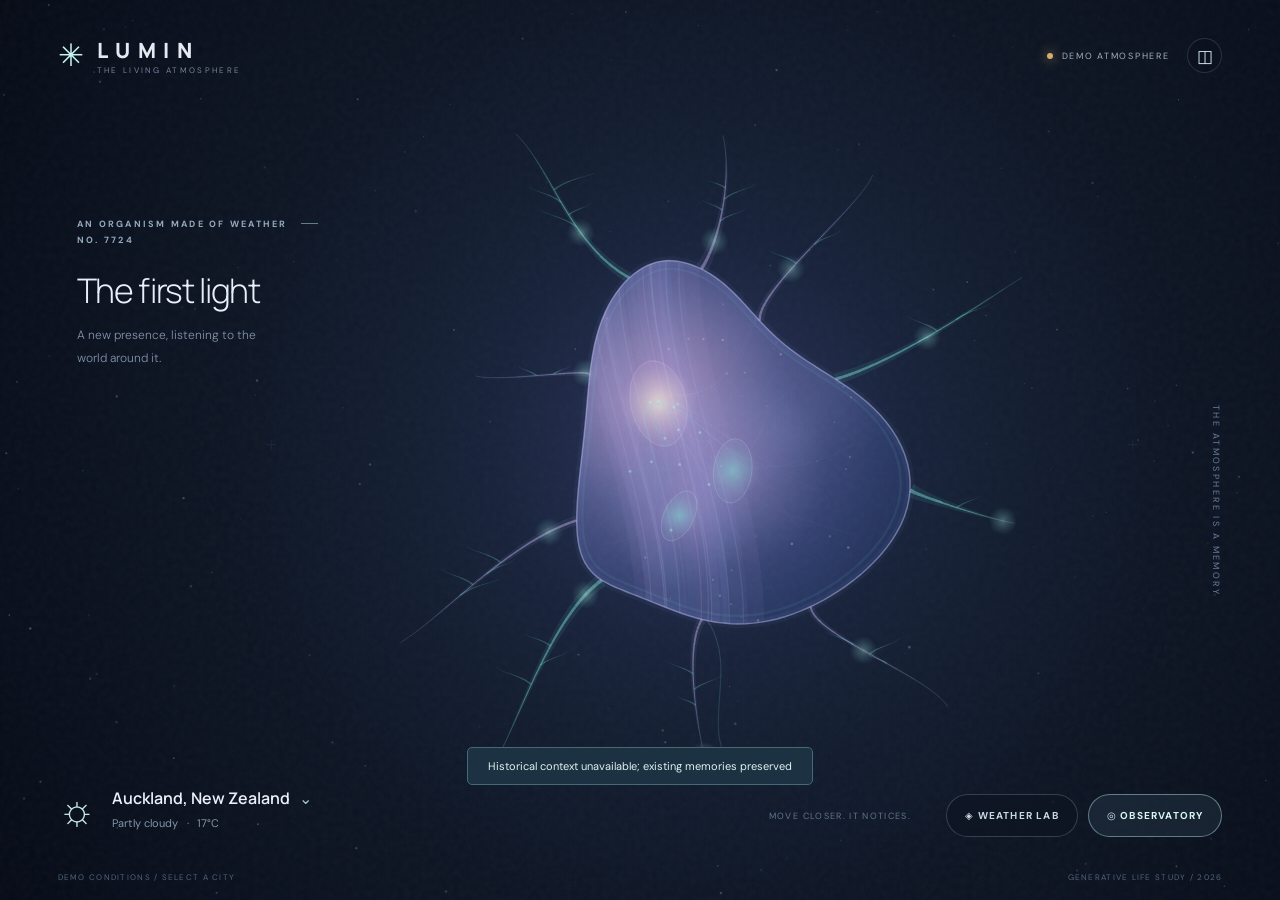
<file: index.html>
<!doctype html><html lang="en"><head><meta charset="utf-8"><meta name="viewport" content="width=device-width,initial-scale=1,viewport-fit=cover"><meta name="theme-color" content="#050712"><meta name="description" content="LUMIN — a luminous lifeform shaped by the weather outside."><title>LUMIN — a living atmosphere</title><link rel="icon" href="data:image/svg+xml,%3Csvg xmlns='http://www.w3.org/2000/svg' viewBox='0 0 100 100'%3E%3Ccircle cx='50' cy='50' r='37' fill='%23090919'/%3E%3Cpath d='M50 10Q90 50 50 90Q10 50 50 10Z' fill='none' stroke='%2389dce9' stroke-width='4'/%3E%3Ccircle cx='50' cy='50' r='10' fill='%23ffe3ac'/%3E%3C/svg%3E"><link rel="preconnect" href="https://api.open-meteo.com"><link rel="preconnect" href="https://geocoding-api.open-meteo.com"><link rel="stylesheet" href="./src/style.css"></head><body><div id="app"><canvas id="world" aria-label="An animated luminous organism responsive to the weather" role="img"></canvas><div class="grain" aria-hidden="true"></div><header class="top"><div class="brand"><span class="brand-mark">✳</span><div><strong>LUMIN</strong><small>THE LIVING ATMOSPHERE</small></div></div><div class="top-right"><span id="sourceBadge" class="source-badge"><i></i> INITIALISING</span><button id="toggleUi" class="icon-button" aria-label="Hide interface" title="Hide interface">◫</button></div></header><main><div class="hero-label"><div class="eyebrow">AN ORGANISM MADE OF WEATHER <span class="hairline"></span> NO. <span id="organismNumber">0000</span></div><h1 id="organismName">The first light</h1><p id="organismStory">An unfamiliar presence, taking shape in the atmosphere.</p></div><div class="side-label" id="sideLabel">THE ATMOSPHERE IS A MEMORY</div><div class="bottom"><div class="weather-summary"><div class="weather-icon" id="weatherGlyph">☼</div><div><button id="locationBtn" class="location-button"><span id="locationName">Auckland, New Zealand</span> <span>⌄</span></button><div class="weather-detail"><span id="conditions">Connecting to the atmosphere…</span><span class="dot">·</span><span id="temperature">—°</span></div></div></div><div class="actions"><span class="hint" id="hint">MOVE CLOSER. IT NOTICES.</span><button id="labBtn" class="pill">◈ <span>WEATHER LAB</span></button><button id="observatoryBtn" class="pill primary">◎ <span>OBSERVATORY</span></button></div></div></main><div id="panels" class="panels" aria-live="polite"><section id="locationPanel" class="panel hidden" aria-label="Choose location"><div class="panel-heading"><div><div class="eyebrow">WORLD COORDINATES</div><h2>Find an atmosphere</h2></div><button class="close-panel" data-close aria-label="Close">×</button></div><label for="locationSearch">Search for a city</label><div class="search-line"><input id="locationSearch" placeholder="Try Reykjavík, Tokyo, Wellington…" autocomplete="off"><button id="searchBtn" class="small-button">SEARCH</button></div><div id="locationResults" class="location-results"></div><p class="micro">Location is chosen manually. No location permissions requested.</p></section><section id="observatoryPanel" class="panel large hidden" aria-label="Observatory"><div class="panel-heading"><div><div class="eyebrow">FIELD NOTES / <span id="observerId">0000</span></div><h2>The observatory</h2></div><button class="close-panel" data-close aria-label="Close">×</button></div><div class="tabs"><button data-tab="states" class="selected">INTERNAL STATES</button><button data-tab="memory">ENVIRONMENTAL MEMORY</button><button data-tab="about">ABOUT THIS LIFE</button></div><div id="stateTab"><p class="panel-intro" id="stateNarrative">Reading the organism.</p><div class="metrics" id="metrics"></div><div class="weather-data" id="weatherData"></div></div><div id="memoryTab" class="hidden"><p class="panel-intro">What remains after the weather passes. An acquired shape evolves over days, not seconds.</p><div class="memory-stats" id="memoryStats"></div><div class="history-title">ENVIRONMENTAL HISTORY <span id="historyCaption"></span></div><div id="historyChart" class="history-chart"></div><div id="historyEntries" class="history-entries"></div></div><div id="aboutTab" class="hidden"><p class="panel-intro">An individual life seeded once and reshaped by environmental exposure. Every filament reacts to the same internal state, yet follows its own path.</p><div id="identityInfo" class="about-details"></div><div class="section-label">RENDER QUALITY</div><div class="quality-actions" id="qualityActions"><button data-quality="eco">ECO</button><button data-quality="balanced" class="selected">BALANCED</button><button data-quality="ultra">ULTRA</button></div><p class="micro">Quality automatically drops to Eco on sustained low frame rate. Respect system reduced-motion preference.</p><div class="section-label">YOUR DATA</div><div class="utility-actions"><button id="exportBtn" class="small-button">↓ EXPORT</button><button id="importBtn" class="small-button">↑ IMPORT</button><input type="file" id="importFile" accept="application/json,.json" hidden><button id="resetBtn" class="small-button warn">RESET</button></div><p class="micro">Everything is stored on this device. Weather requests go directly to Open-Meteo. No account or tracking.</p></div><p id="updatedAt" class="update-line"></p></section><section id="labPanel" class="panel large hidden" aria-label="Weather laboratory"><div class="panel-heading"><div><div class="eyebrow">SANDBOX / ISOLATED SIMULATION</div><h2>Weather laboratory</h2></div><button class="close-panel" data-close aria-label="Close">×</button></div><p class="panel-intro">Bend the weather. Observe its response. Your real organism's memories are kept untouched.</p><div class="lab-status">◈ <span>EXPERIMENTAL ATMOSPHERE</span><button id="restoreWeather" class="small-button">↶ LIVE WEATHER</button></div><div id="labControls" class="sliders"></div><div class="lab-presets"><button data-preset="storm">STORMFRONT</button><button data-preset="frost">DEEP FREEZE</button><button data-preset="desert">GOLDEN HOUR</button><button data-preset="calm">STILLNESS</button></div><p class="micro">Laboratory conditions do not write into environmental history.</p></section></div><div class="footer-note"><span id="modeLine">ESTABLISHING CONNECTION</span><span>GENERATIVE LIFE STUDY / 2026</span></div><div id="toast" class="toast" role="status" aria-live="polite"></div><div id="confirm" class="modal hidden" role="dialog" aria-modal="true" aria-labelledby="confirmTitle"><div class="modal-inner"><div class="eyebrow">IRREVERSIBLE ACTION</div><h2 id="confirmTitle">Begin a new life?</h2><p>This deletes the organism's local memory and identity. You can export it first.</p><div class="modal-actions"><button id="cancelReset" class="small-button">KEEP THIS LIFE</button><button id="confirmReset" class="small-button warn">RESET ORGANISM</button></div></div></div></div><script type="module" src="./src/main.js"></script></body></html>
</file>
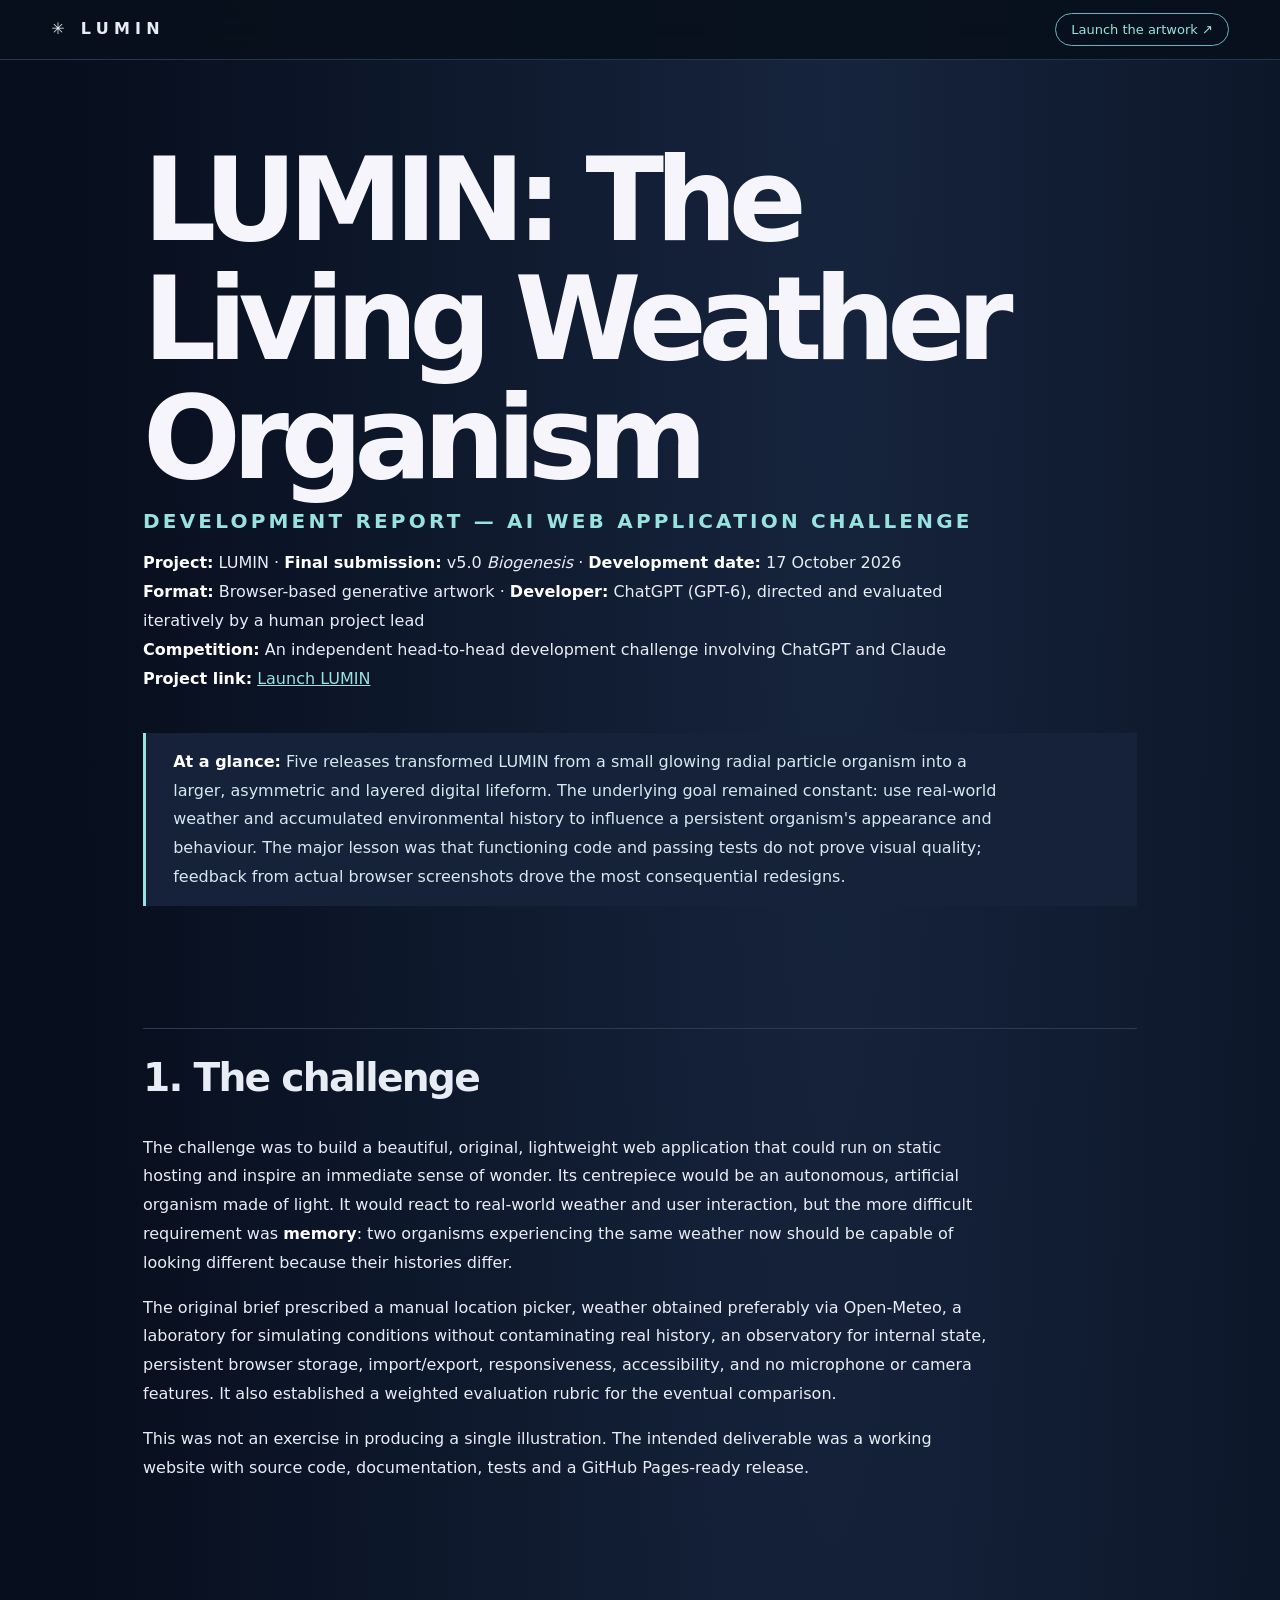
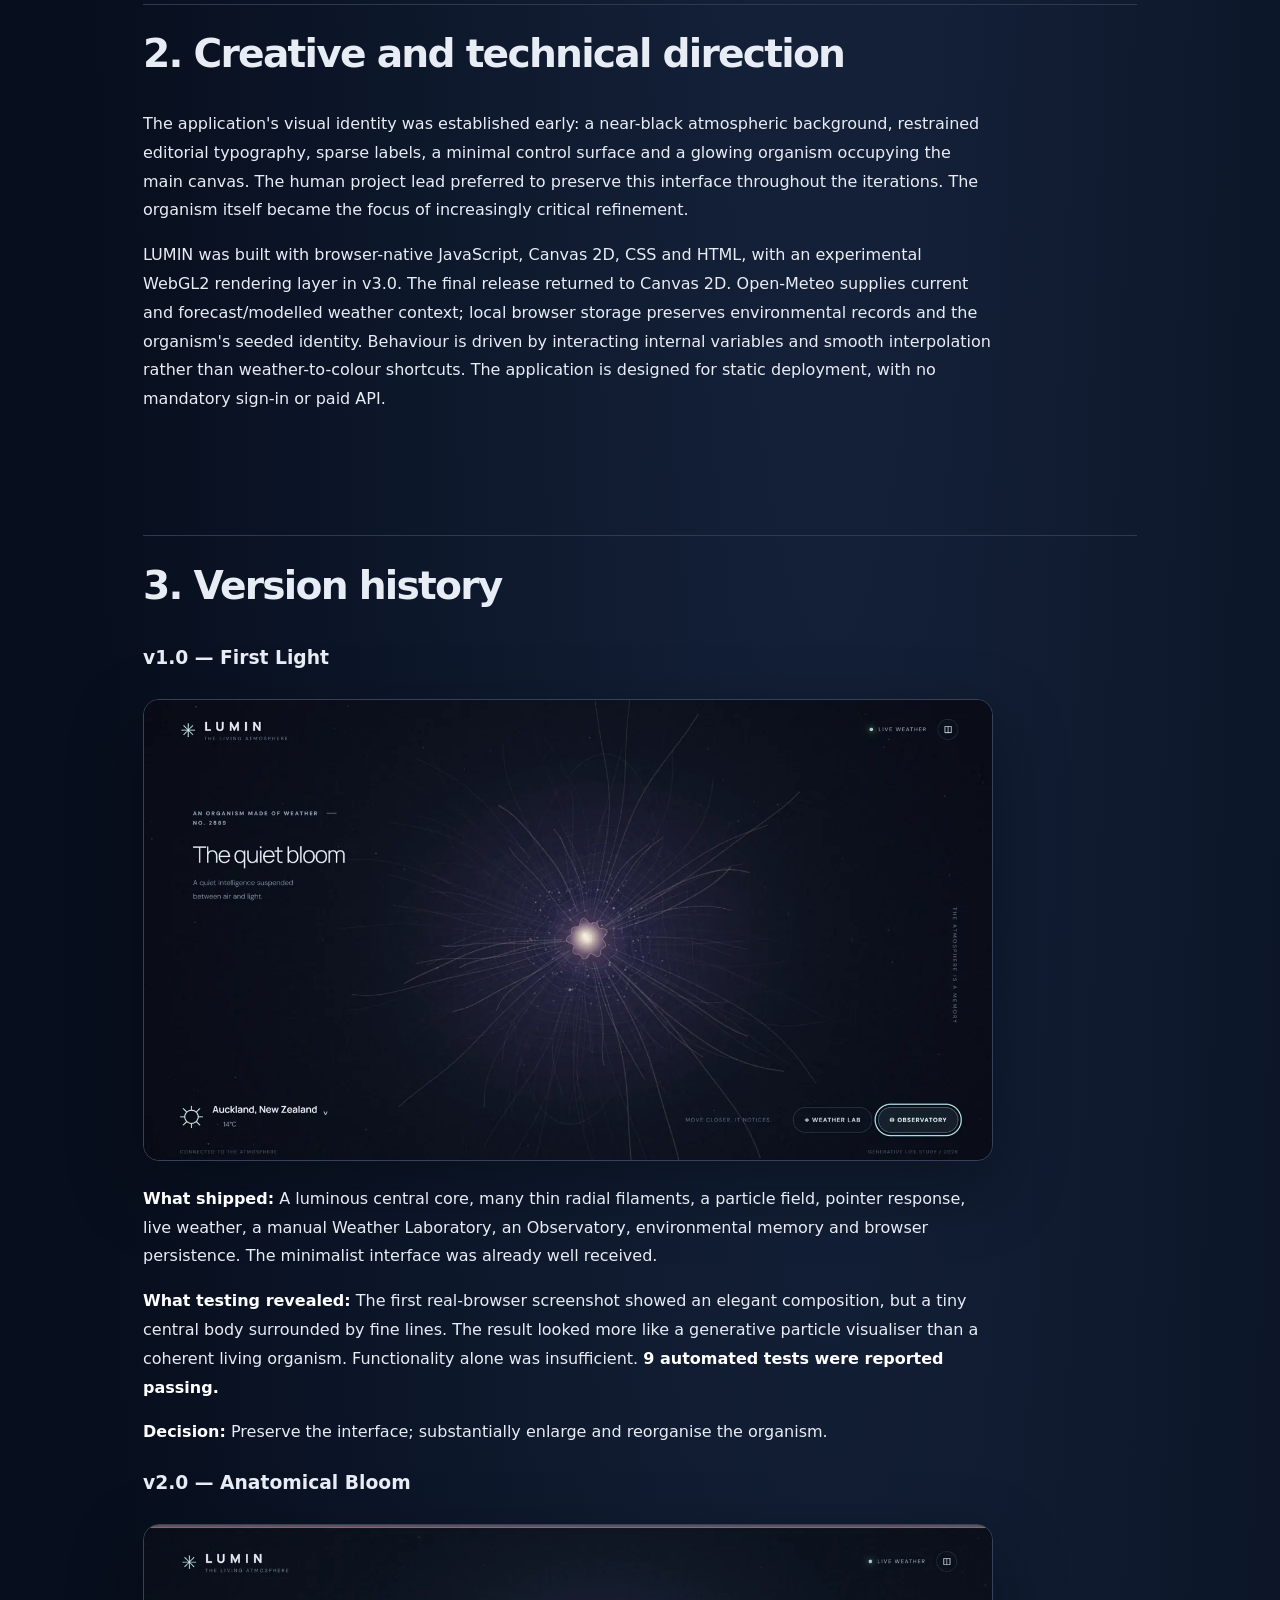
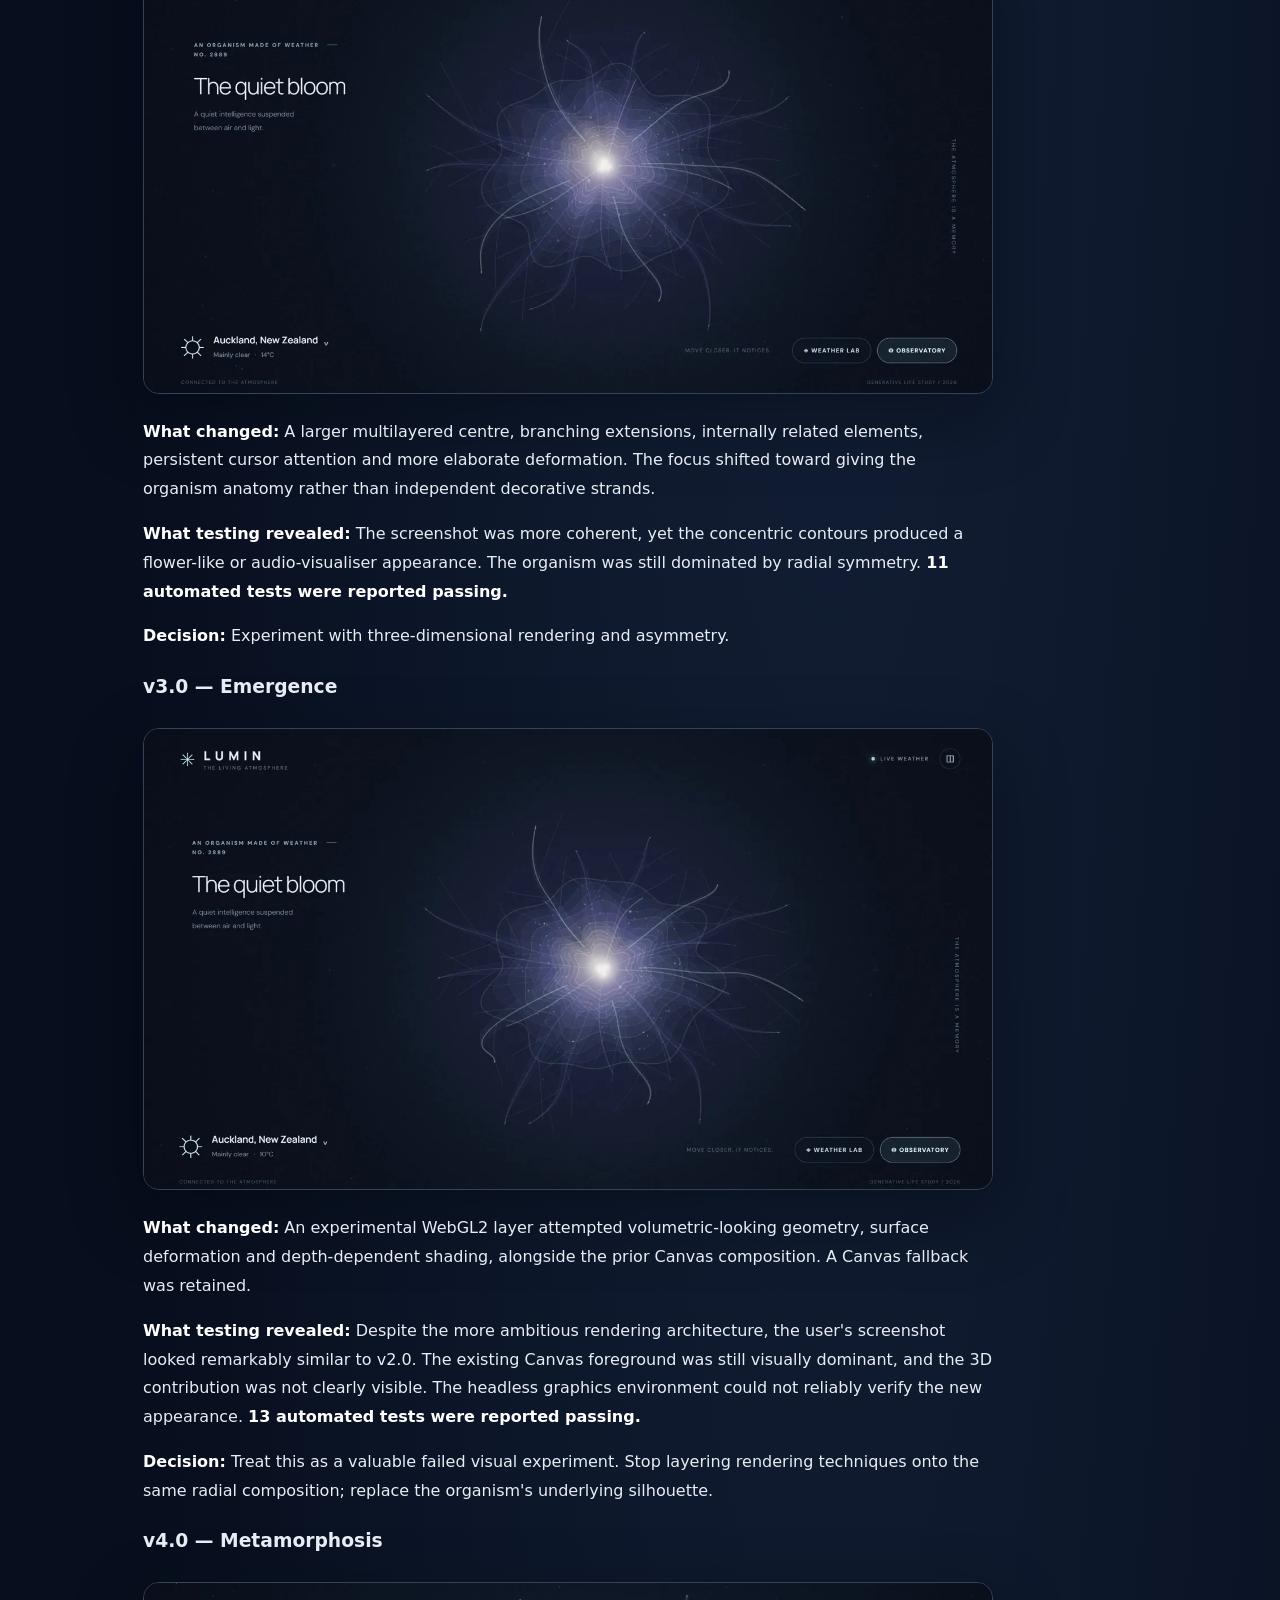
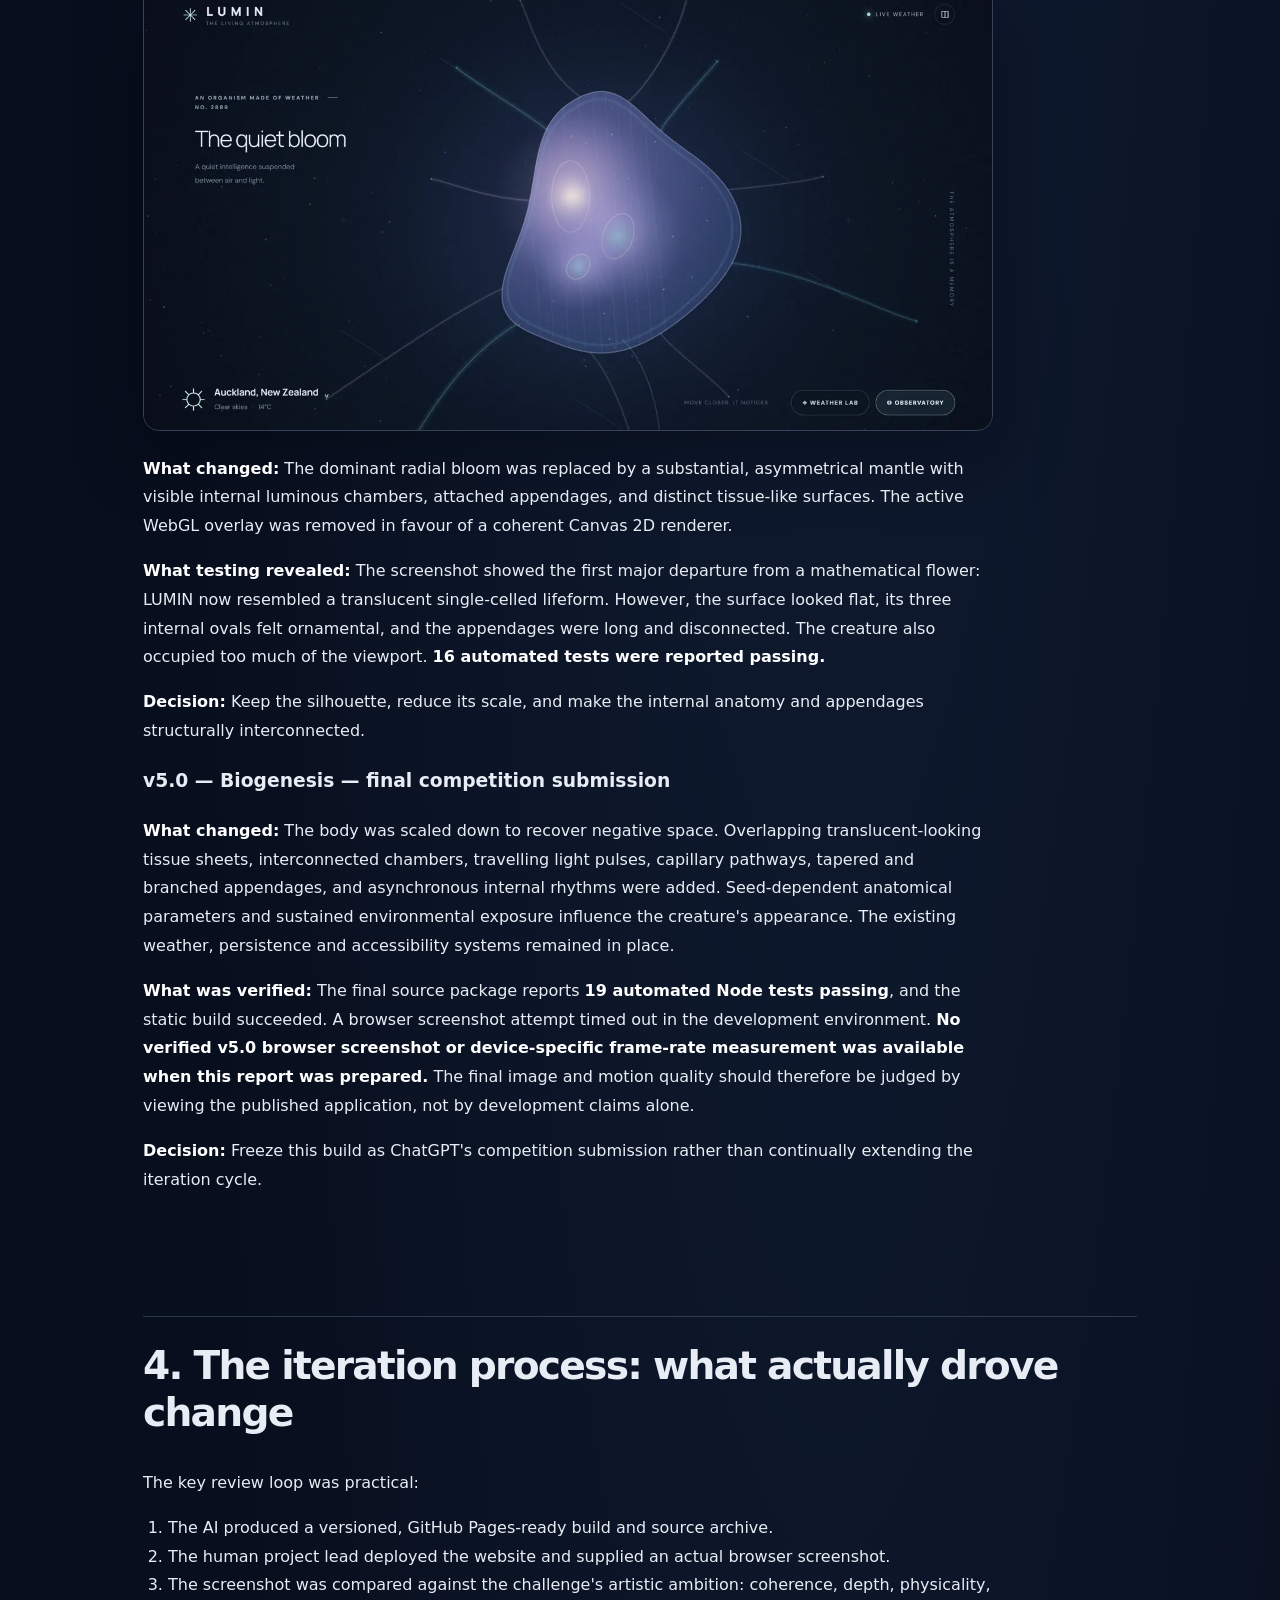
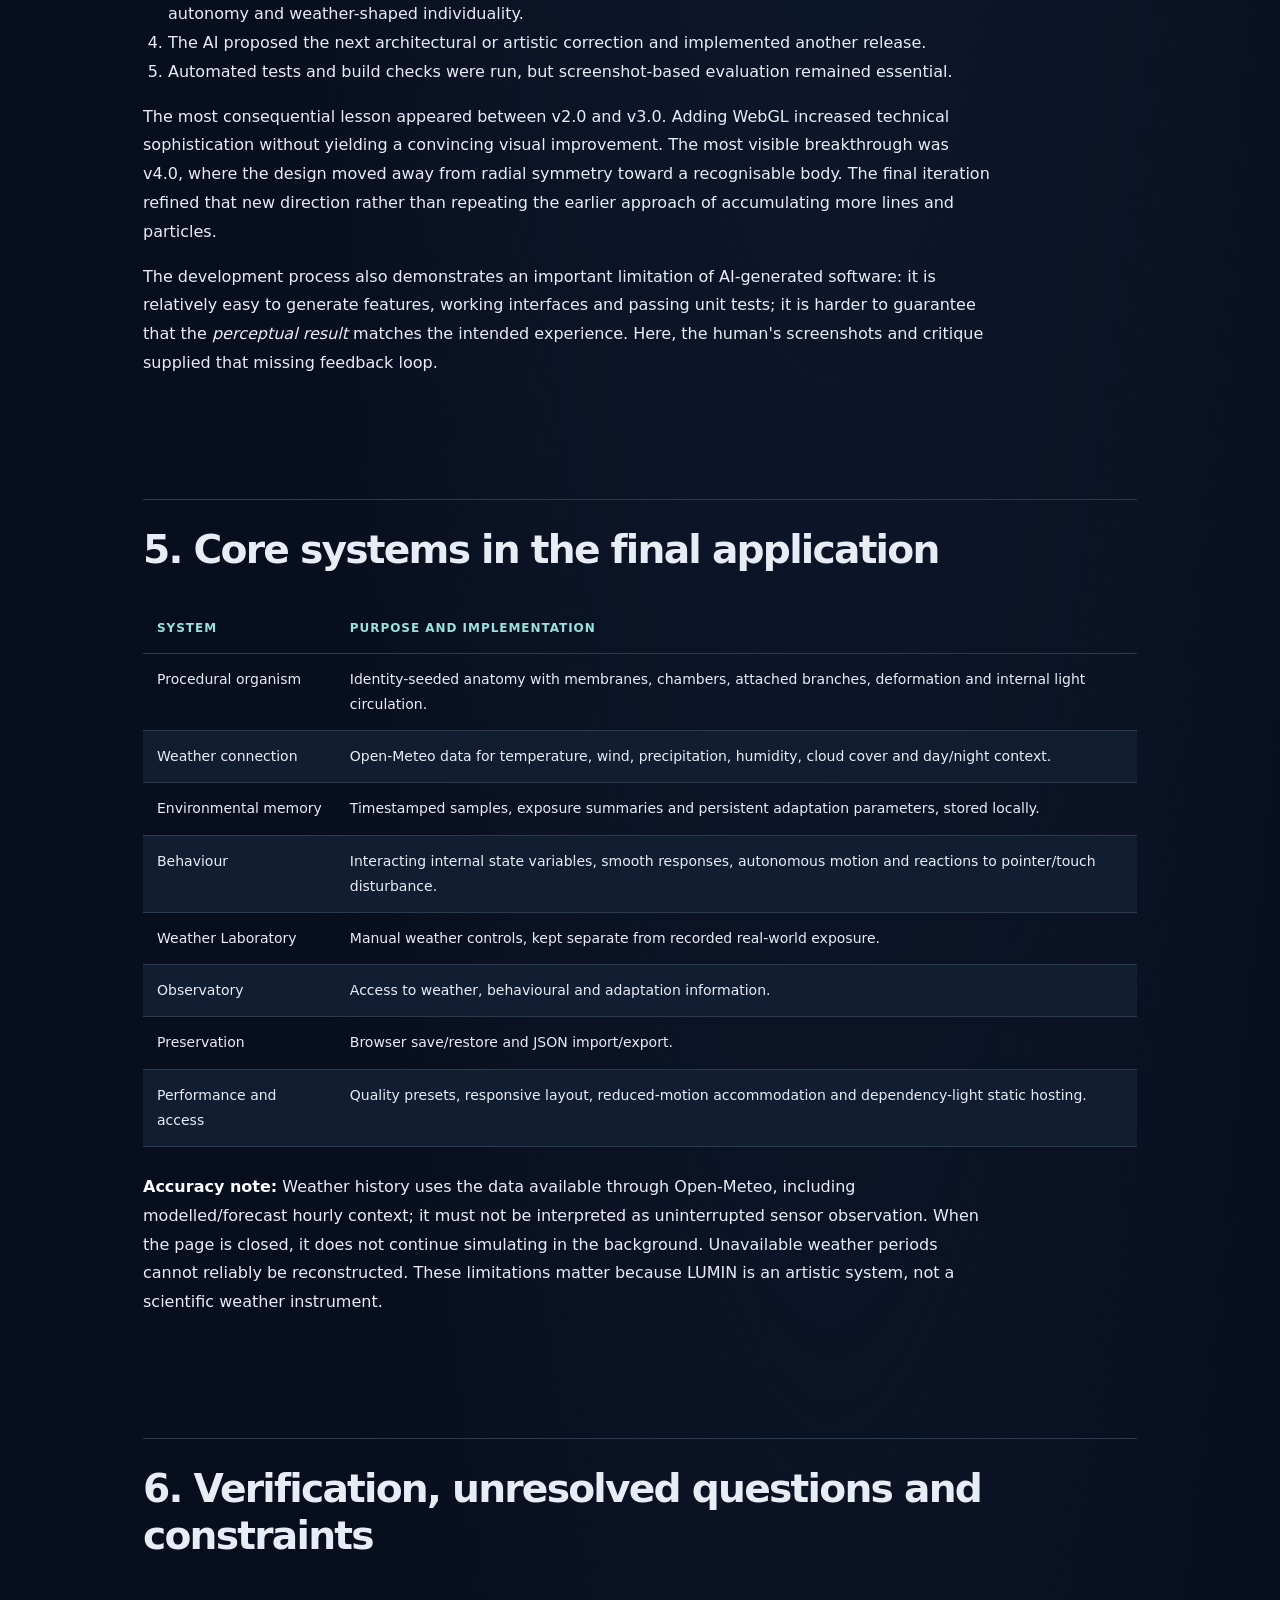
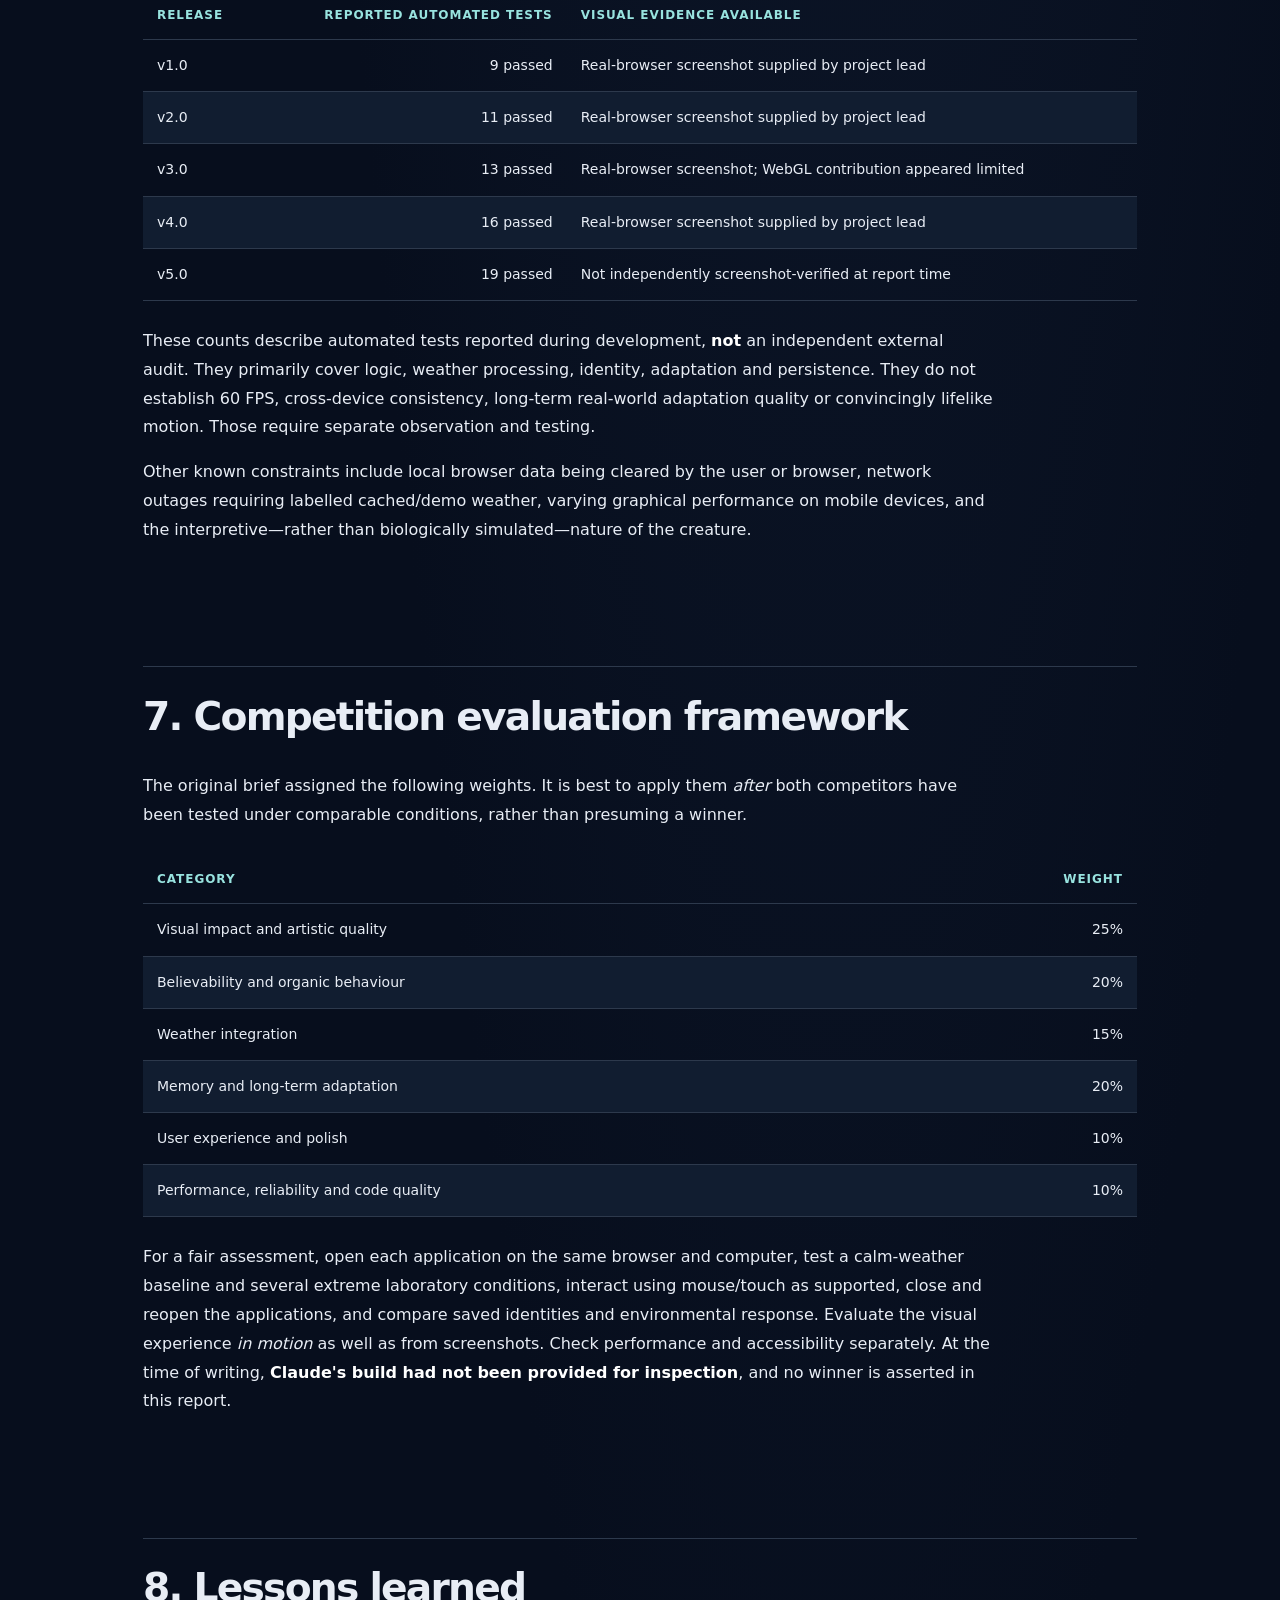
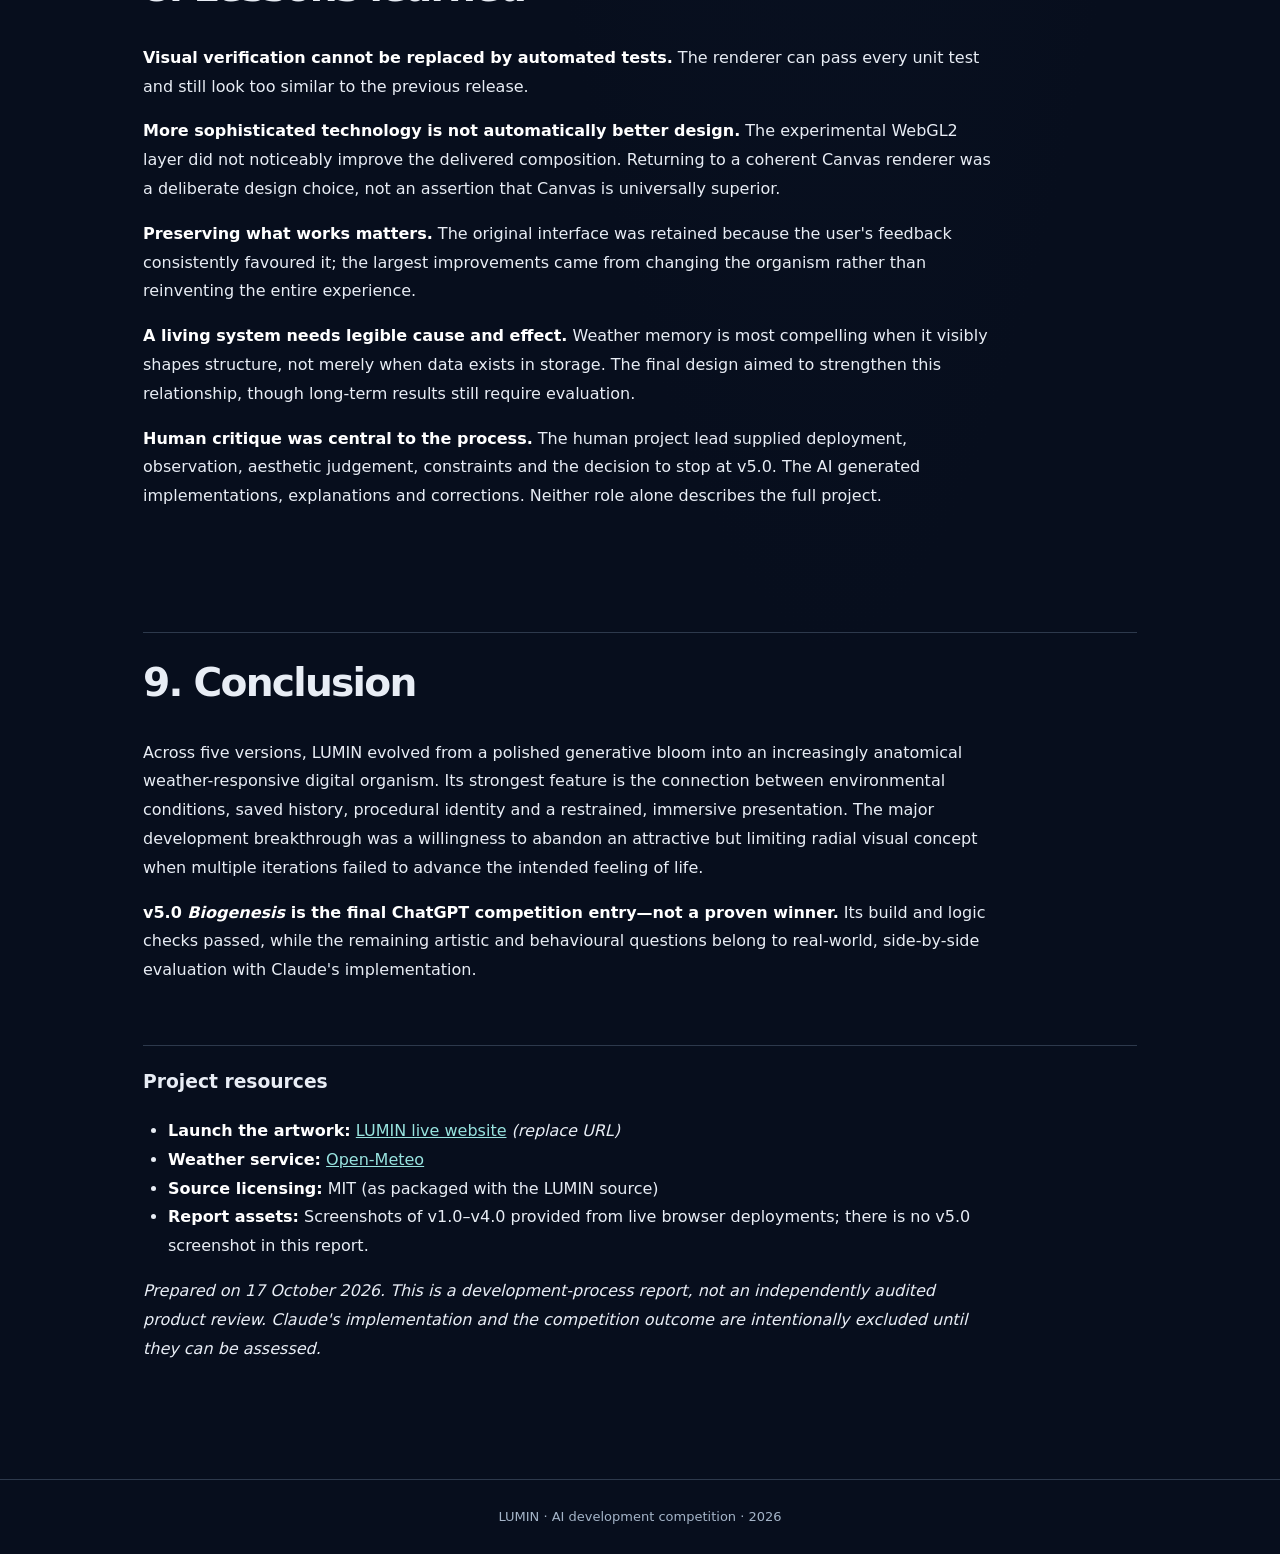
<file: report/index.html>
<!doctype html><html lang="en"><head><meta charset="utf-8"><meta name="viewport" content="width=device-width,initial-scale=1"><title>LUMIN — Development of a Living Weather Organism</title><meta name="description" content="Five versions of an AI-created living weather artwork, from First Light to Biogenesis."><style>
:root{color-scheme:dark;--bg:#070e1d;--line:#2d394c;--txt:#e8edf5;--sub:#a4b4c8;--accent:#98e3df}*{box-sizing:border-box}html{scroll-behavior:smooth}body{margin:0;background:radial-gradient(ellipse at 65% 0%,#16243d 0%,var(--bg) 65%);color:var(--txt);font:16px/1.8 system-ui,-apple-system,Segoe UI,sans-serif}a{color:var(--accent)}a:hover{color:white}.top{position:sticky;top:0;z-index:10;backdrop-filter:blur(18px);background:#07101be5;border-bottom:1px solid #27384a;display:flex;gap:24px;align-items:center;justify-content:space-between;padding:15px max(4vw,20px)}.brand{font-size:16px;font-weight:750;letter-spacing:.33em}.top a{font-size:13px;text-decoration:none}.pill{border:1px solid #6cb4bb;border-radius:40px;padding:8px 15px}main{max-width:1050px;margin:auto;padding:70px 28px 100px}h1{font-size:clamp(3.8rem,9vw,7.6rem);letter-spacing:-.075em;line-height:1.03;margin:.1em 0;color:#f6f5fb}h2{font-size:clamp(1.7rem,4vw,2.45rem);letter-spacing:-.045em;line-height:1.2;margin-top:3.1em;padding-top:.65em;border-top:1px solid var(--line)}h1+h2{border:0;padding:0;margin-top:.4em;font-size:1.25rem;text-transform:uppercase;letter-spacing:.16em;color:var(--accent)}p,li{max-width:850px}strong{color:#fff}blockquote{border-left:3px solid var(--accent);margin:2.5em 0;padding:.7em 1.5em;background:#15223a;color:#d6e8f0}blockquote p{margin:.2em}img{width:100%;display:block;border-radius:16px;border:1px solid #354259;box-shadow:0 25px 70px #02050a60;margin:1.5em 0}table{border-collapse:collapse;width:100%;font-size:14px;margin:26px 0}td,th{border-bottom:1px solid var(--line);padding:13px 14px;text-align:left;vertical-align:top}th{color:var(--accent);font-size:12px;letter-spacing:.08em;text-transform:uppercase}tr:nth-child(2n){background:#111d30}hr{border:0;border-top:1px solid var(--line);margin-top:60px}ol,ul{padding-left:25px}footer{padding:25px;text-align:center;border-top:1px solid var(--line);color:var(--sub);font-size:13px}@media(max-width:700px){main{padding:35px 18px}.top{padding:12px 15px}.top .pill{font-size:11px}table{font-size:12px}td,th{padding:8px}h2{margin-top:2.1em}}
</style></head><body><header class="top"><span class="brand">✳ LUMIN</span><nav><a class="pill" href="https://DVExperiments.github.io/LUMIN/">Launch the artwork ↗</a></nav></header><main><h1>LUMIN: The Living Weather Organism</h1>
<h2>Development report — AI web application challenge</h2>
<p><strong>Project:</strong> LUMIN · <strong>Final submission:</strong> v5.0 <em>Biogenesis</em> · <strong>Development date:</strong> 17 October 2026<br />
<strong>Format:</strong> Browser-based generative artwork · <strong>Developer:</strong> ChatGPT (GPT-6), directed and evaluated iteratively by a human project lead<br />
<strong>Competition:</strong> An independent head-to-head development challenge involving ChatGPT and Claude<br />
<strong>Project link:</strong> <a href="https://DVExperiments.github.io/LUMIN/">Launch LUMIN</a></p>
<blockquote>
<p><strong>At a glance:</strong> Five releases transformed LUMIN from a small glowing radial particle organism into a larger, asymmetric and layered digital lifeform. The underlying goal remained constant: use real-world weather and accumulated environmental history to influence a persistent organism's appearance and behaviour. The major lesson was that functioning code and passing tests do not prove visual quality; feedback from actual browser screenshots drove the most consequential redesigns.</p>
</blockquote>
<h2>1. The challenge</h2>
<p>The challenge was to build a beautiful, original, lightweight web application that could run on static hosting and inspire an immediate sense of wonder. Its centrepiece would be an autonomous, artificial organism made of light. It would react to real-world weather and user interaction, but the more difficult requirement was <strong>memory</strong>: two organisms experiencing the same weather now should be capable of looking different because their histories differ.</p>
<p>The original brief prescribed a manual location picker, weather obtained preferably via Open-Meteo, a laboratory for simulating conditions without contaminating real history, an observatory for internal state, persistent browser storage, import/export, responsiveness, accessibility, and no microphone or camera features. It also established a weighted evaluation rubric for the eventual comparison.</p>
<p>This was not an exercise in producing a single illustration. The intended deliverable was a working website with source code, documentation, tests and a GitHub Pages-ready release.</p>
<h2>2. Creative and technical direction</h2>
<p>The application's visual identity was established early: a near-black atmospheric background, restrained editorial typography, sparse labels, a minimal control surface and a glowing organism occupying the main canvas. The human project lead preferred to preserve this interface throughout the iterations. The organism itself became the focus of increasingly critical refinement.</p>
<p>LUMIN was built with browser-native JavaScript, Canvas 2D, CSS and HTML, with an experimental WebGL2 rendering layer in v3.0. The final release returned to Canvas 2D. Open-Meteo supplies current and forecast/modelled weather context; local browser storage preserves environmental records and the organism's seeded identity. Behaviour is driven by interacting internal variables and smooth interpolation rather than weather-to-colour shortcuts. The application is designed for static deployment, with no mandatory sign-in or paid API.</p>
<h2>3. Version history</h2>
<h3>v1.0 — First Light</h3>
<p><img src="assets/lumin-v1.webp" alt="LUMIN v1.0 screenshot" /></p>
<p><strong>What shipped:</strong> A luminous central core, many thin radial filaments, a particle field, pointer response, live weather, a manual Weather Laboratory, an Observatory, environmental memory and browser persistence. The minimalist interface was already well received.</p>
<p><strong>What testing revealed:</strong> The first real-browser screenshot showed an elegant composition, but a tiny central body surrounded by fine lines. The result looked more like a generative particle visualiser than a coherent living organism. Functionality alone was insufficient. <strong>9 automated tests were reported passing.</strong></p>
<p><strong>Decision:</strong> Preserve the interface; substantially enlarge and reorganise the organism.</p>
<h3>v2.0 — Anatomical Bloom</h3>
<p><img src="assets/lumin-v2.webp" alt="LUMIN v2.0 screenshot" /></p>
<p><strong>What changed:</strong> A larger multilayered centre, branching extensions, internally related elements, persistent cursor attention and more elaborate deformation. The focus shifted toward giving the organism anatomy rather than independent decorative strands.</p>
<p><strong>What testing revealed:</strong> The screenshot was more coherent, yet the concentric contours produced a flower-like or audio-visualiser appearance. The organism was still dominated by radial symmetry. <strong>11 automated tests were reported passing.</strong></p>
<p><strong>Decision:</strong> Experiment with three-dimensional rendering and asymmetry.</p>
<h3>v3.0 — Emergence</h3>
<p><img src="assets/lumin-v3.webp" alt="LUMIN v3.0 screenshot" /></p>
<p><strong>What changed:</strong> An experimental WebGL2 layer attempted volumetric-looking geometry, surface deformation and depth-dependent shading, alongside the prior Canvas composition. A Canvas fallback was retained.</p>
<p><strong>What testing revealed:</strong> Despite the more ambitious rendering architecture, the user's screenshot looked remarkably similar to v2.0. The existing Canvas foreground was still visually dominant, and the 3D contribution was not clearly visible. The headless graphics environment could not reliably verify the new appearance. <strong>13 automated tests were reported passing.</strong></p>
<p><strong>Decision:</strong> Treat this as a valuable failed visual experiment. Stop layering rendering techniques onto the same radial composition; replace the organism's underlying silhouette.</p>
<h3>v4.0 — Metamorphosis</h3>
<p><img src="assets/lumin-v4.webp" alt="LUMIN v4.0 screenshot" /></p>
<p><strong>What changed:</strong> The dominant radial bloom was replaced by a substantial, asymmetrical mantle with visible internal luminous chambers, attached appendages, and distinct tissue-like surfaces. The active WebGL overlay was removed in favour of a coherent Canvas 2D renderer.</p>
<p><strong>What testing revealed:</strong> The screenshot showed the first major departure from a mathematical flower: LUMIN now resembled a translucent single-celled lifeform. However, the surface looked flat, its three internal ovals felt ornamental, and the appendages were long and disconnected. The creature also occupied too much of the viewport. <strong>16 automated tests were reported passing.</strong></p>
<p><strong>Decision:</strong> Keep the silhouette, reduce its scale, and make the internal anatomy and appendages structurally interconnected.</p>
<h3>v5.0 — Biogenesis — final competition submission</h3>
<p><strong>What changed:</strong> The body was scaled down to recover negative space. Overlapping translucent-looking tissue sheets, interconnected chambers, travelling light pulses, capillary pathways, tapered and branched appendages, and asynchronous internal rhythms were added. Seed-dependent anatomical parameters and sustained environmental exposure influence the creature's appearance. The existing weather, persistence and accessibility systems remained in place.</p>
<p><strong>What was verified:</strong> The final source package reports <strong>19 automated Node tests passing</strong>, and the static build succeeded. A browser screenshot attempt timed out in the development environment. <strong>No verified v5.0 browser screenshot or device-specific frame-rate measurement was available when this report was prepared.</strong> The final image and motion quality should therefore be judged by viewing the published application, not by development claims alone.</p>
<p><strong>Decision:</strong> Freeze this build as ChatGPT's competition submission rather than continually extending the iteration cycle.</p>
<h2>4. The iteration process: what actually drove change</h2>
<p>The key review loop was practical:</p>
<ol>
<li>The AI produced a versioned, GitHub Pages-ready build and source archive.</li>
<li>The human project lead deployed the website and supplied an actual browser screenshot.</li>
<li>The screenshot was compared against the challenge's artistic ambition: coherence, depth, physicality, autonomy and weather-shaped individuality.</li>
<li>The AI proposed the next architectural or artistic correction and implemented another release.</li>
<li>Automated tests and build checks were run, but screenshot-based evaluation remained essential.</li>
</ol>
<p>The most consequential lesson appeared between v2.0 and v3.0. Adding WebGL increased technical sophistication without yielding a convincing visual improvement. The most visible breakthrough was v4.0, where the design moved away from radial symmetry toward a recognisable body. The final iteration refined that new direction rather than repeating the earlier approach of accumulating more lines and particles.</p>
<p>The development process also demonstrates an important limitation of AI-generated software: it is relatively easy to generate features, working interfaces and passing unit tests; it is harder to guarantee that the <em>perceptual result</em> matches the intended experience. Here, the human's screenshots and critique supplied that missing feedback loop.</p>
<h2>5. Core systems in the final application</h2>
<table>
<thead>
<tr>
  <th>System</th>
  <th>Purpose and implementation</th>
</tr>
</thead>
<tbody>
<tr>
  <td>Procedural organism</td>
  <td>Identity-seeded anatomy with membranes, chambers, attached branches, deformation and internal light circulation.</td>
</tr>
<tr>
  <td>Weather connection</td>
  <td>Open-Meteo data for temperature, wind, precipitation, humidity, cloud cover and day/night context.</td>
</tr>
<tr>
  <td>Environmental memory</td>
  <td>Timestamped samples, exposure summaries and persistent adaptation parameters, stored locally.</td>
</tr>
<tr>
  <td>Behaviour</td>
  <td>Interacting internal state variables, smooth responses, autonomous motion and reactions to pointer/touch disturbance.</td>
</tr>
<tr>
  <td>Weather Laboratory</td>
  <td>Manual weather controls, kept separate from recorded real-world exposure.</td>
</tr>
<tr>
  <td>Observatory</td>
  <td>Access to weather, behavioural and adaptation information.</td>
</tr>
<tr>
  <td>Preservation</td>
  <td>Browser save/restore and JSON import/export.</td>
</tr>
<tr>
  <td>Performance and access</td>
  <td>Quality presets, responsive layout, reduced-motion accommodation and dependency-light static hosting.</td>
</tr>
</tbody>
</table>
<p><strong>Accuracy note:</strong> Weather history uses the data available through Open-Meteo, including modelled/forecast hourly context; it must not be interpreted as uninterrupted sensor observation. When the page is closed, it does not continue simulating in the background. Unavailable weather periods cannot reliably be reconstructed. These limitations matter because LUMIN is an artistic system, not a scientific weather instrument.</p>
<h2>6. Verification, unresolved questions and constraints</h2>
<table>
<thead>
<tr>
  <th>Release</th>
  <th style="text-align:right">Reported automated tests</th>
  <th>Visual evidence available</th>
</tr>
</thead>
<tbody>
<tr>
  <td>v1.0</td>
  <td style="text-align:right">9 passed</td>
  <td>Real-browser screenshot supplied by project lead</td>
</tr>
<tr>
  <td>v2.0</td>
  <td style="text-align:right">11 passed</td>
  <td>Real-browser screenshot supplied by project lead</td>
</tr>
<tr>
  <td>v3.0</td>
  <td style="text-align:right">13 passed</td>
  <td>Real-browser screenshot; WebGL contribution appeared limited</td>
</tr>
<tr>
  <td>v4.0</td>
  <td style="text-align:right">16 passed</td>
  <td>Real-browser screenshot supplied by project lead</td>
</tr>
<tr>
  <td>v5.0</td>
  <td style="text-align:right">19 passed</td>
  <td>Not independently screenshot-verified at report time</td>
</tr>
</tbody>
</table>
<p>These counts describe automated tests reported during development, <strong>not</strong> an independent external audit. They primarily cover logic, weather processing, identity, adaptation and persistence. They do not establish 60 FPS, cross-device consistency, long-term real-world adaptation quality or convincingly lifelike motion. Those require separate observation and testing.</p>
<p>Other known constraints include local browser data being cleared by the user or browser, network outages requiring labelled cached/demo weather, varying graphical performance on mobile devices, and the interpretive—rather than biologically simulated—nature of the creature.</p>
<h2>7. Competition evaluation framework</h2>
<p>The original brief assigned the following weights. It is best to apply them <em>after</em> both competitors have been tested under comparable conditions, rather than presuming a winner.</p>
<table>
<thead>
<tr>
  <th>Category</th>
  <th style="text-align:right">Weight</th>
</tr>
</thead>
<tbody>
<tr>
  <td>Visual impact and artistic quality</td>
  <td style="text-align:right">25%</td>
</tr>
<tr>
  <td>Believability and organic behaviour</td>
  <td style="text-align:right">20%</td>
</tr>
<tr>
  <td>Weather integration</td>
  <td style="text-align:right">15%</td>
</tr>
<tr>
  <td>Memory and long-term adaptation</td>
  <td style="text-align:right">20%</td>
</tr>
<tr>
  <td>User experience and polish</td>
  <td style="text-align:right">10%</td>
</tr>
<tr>
  <td>Performance, reliability and code quality</td>
  <td style="text-align:right">10%</td>
</tr>
</tbody>
</table>
<p>For a fair assessment, open each application on the same browser and computer, test a calm-weather baseline and several extreme laboratory conditions, interact using mouse/touch as supported, close and reopen the applications, and compare saved identities and environmental response. Evaluate the visual experience <em>in motion</em> as well as from screenshots. Check performance and accessibility separately. At the time of writing, <strong>Claude's build had not been provided for inspection</strong>, and no winner is asserted in this report.</p>
<h2>8. Lessons learned</h2>
<p><strong>Visual verification cannot be replaced by automated tests.</strong> The renderer can pass every unit test and still look too similar to the previous release.</p>
<p><strong>More sophisticated technology is not automatically better design.</strong> The experimental WebGL2 layer did not noticeably improve the delivered composition. Returning to a coherent Canvas renderer was a deliberate design choice, not an assertion that Canvas is universally superior.</p>
<p><strong>Preserving what works matters.</strong> The original interface was retained because the user's feedback consistently favoured it; the largest improvements came from changing the organism rather than reinventing the entire experience.</p>
<p><strong>A living system needs legible cause and effect.</strong> Weather memory is most compelling when it visibly shapes structure, not merely when data exists in storage. The final design aimed to strengthen this relationship, though long-term results still require evaluation.</p>
<p><strong>Human critique was central to the process.</strong> The human project lead supplied deployment, observation, aesthetic judgement, constraints and the decision to stop at v5.0. The AI generated implementations, explanations and corrections. Neither role alone describes the full project.</p>
<h2>9. Conclusion</h2>
<p>Across five versions, LUMIN evolved from a polished generative bloom into an increasingly anatomical weather-responsive digital organism. Its strongest feature is the connection between environmental conditions, saved history, procedural identity and a restrained, immersive presentation. The major development breakthrough was a willingness to abandon an attractive but limiting radial visual concept when multiple iterations failed to advance the intended feeling of life.</p>
<p><strong>v5.0 <em>Biogenesis</em> is the final ChatGPT competition entry—not a proven winner.</strong> Its build and logic checks passed, while the remaining artistic and behavioural questions belong to real-world, side-by-side evaluation with Claude's implementation.</p>
<hr />
<h3>Project resources</h3>
<ul>
<li><strong>Launch the artwork:</strong> <a href="https://YOUR-USERNAME.github.io/LUMIN/">LUMIN live website</a> <em>(replace URL)</em></li>
<li><strong>Weather service:</strong> <a href="https://open-meteo.com/">Open-Meteo</a></li>
<li><strong>Source licensing:</strong> MIT (as packaged with the LUMIN source)</li>
<li><strong>Report assets:</strong> Screenshots of v1.0–v4.0 provided from live browser deployments; there is no v5.0 screenshot in this report.</li>
</ul>
<p><em>Prepared on 17 October 2026. This is a development-process report, not an independently audited product review. Claude's implementation and the competition outcome are intentionally excluded until they can be assessed.</em></p>
</main><footer>LUMIN · AI development competition · 2026</footer></body></html>
</file>
<file: src/style.css>
@import url('https://fonts.googleapis.com/css2?family=DM+Sans:wght@300;400;500;600;700&family=Manrope:wght@300;400;500;600;700;800&display=swap');
:root{color-scheme:dark;font-family:'DM Sans',Arial,sans-serif;font-synthesis:none;background:#050812;color:#e5e9f2;--muted:#8793a9;--line:rgba(185,208,230,.17);--accent:#a6e2ec}*{box-sizing:border-box}body{margin:0;overflow:hidden}button,input{font:inherit}button{cursor:pointer}button:focus-visible,input:focus-visible{outline:2px solid #b0ebf1;outline-offset:4px}#app{height:100dvh;min-height:420px;position:relative;isolation:isolate;overflow:hidden}#world{position:absolute;inset:0;width:100%;height:100%;touch-action:none}.grain{position:absolute;inset:0;pointer-events:none;opacity:.19;background-image:url("data:image/svg+xml,%3Csvg viewBox='0 0 160 160' xmlns='http://www.w3.org/2000/svg'%3E%3Cfilter id='n'%3E%3CfeTurbulence type='fractalNoise' baseFrequency='.9' numOctaves='3' stitchTiles='stitch'/%3E%3C/filter%3E%3Crect width='100%25' height='100%25' filter='url(%23n)' opacity='.2'/%3E%3C/svg%3E");mix-blend-mode:screen}header.top{position:absolute;top:0;left:0;right:0;display:flex;align-items:center;justify-content:space-between;padding:35px clamp(22px,4.5vw,76px);z-index:3;transition:opacity .5s}.brand{display:flex;align-items:center;gap:13px}.brand-mark{font-size:31px;color:#c7f5f0;font-weight:300}.brand strong{font:800 21px Manrope,sans-serif;letter-spacing:.36em}.brand small{display:block;font-size:8px;letter-spacing:.29em;color:#74859c;margin-top:1px}.top-right{display:flex;align-items:center;gap:18px}.source-badge{display:flex;align-items:center;gap:9px;font-size:9px;letter-spacing:.19em;color:#a2afc1}.source-badge i{width:6px;height:6px;border-radius:100%;background:#d5ae6b;box-shadow:0 0 12px #d5ae6b}.source-badge.live i{background:#9cdcc4;box-shadow:0 0 11px #9cdcc4}.source-badge.lab i{background:#c6a6fb;box-shadow:0 0 11px #c6a6fb}.icon-button,.close-panel{border:1px solid var(--line);background:rgba(12,17,31,.56);color:#d4e4f3;width:35px;height:35px;border-radius:50%;font-size:17px}.hero-label{position:absolute;top:24%;left:clamp(22px,6vw,104px);z-index:2;max-width:260px;pointer-events:none}.eyebrow{font-size:9px;letter-spacing:.25em;color:#95aabe;font-weight:700;line-height:1.8}.hairline{display:inline-block;width:17px;border-top:1px solid #637b8b;margin:0 9px 3px}.hero-label h1{font:300 clamp(23px,2.65vw,39px)/1.2 Manrope,sans-serif;letter-spacing:-.04em;margin:22px 0 13px;color:#e8eefa}.hero-label p{font:300 12px/1.9 'DM Sans';color:#8494ac;max-width:210px}.side-label{position:absolute;right:clamp(24px,4.5vw,75px);top:45%;writing-mode:vertical-rl;font-size:9px;letter-spacing:.27em;color:#687e9c;z-index:2}.bottom{position:absolute;bottom:clamp(48px,7vh,86px);left:clamp(22px,4.5vw,76px);right:clamp(22px,4.5vw,76px);z-index:2;display:flex;align-items:end;justify-content:space-between;gap:20px}.weather-summary{display:flex;align-items:center;gap:16px}.weather-icon{font:300 42px Manrope;color:#c8eae5}.location-button{background:none;border:0;padding:0;color:#ebf0fa;font:600 16px Manrope;text-align:left}.location-button span:last-child{color:#a8c4c9;padding-left:6px}.weather-detail{font-size:11px;color:#8495aa;margin-top:7px;letter-spacing:.01em}.dot{padding:0 8px}.actions{display:flex;align-items:center;gap:10px}.hint{font-size:9px;letter-spacing:.15em;color:#61758b;padding-right:25px}.pill{border:1px solid rgba(189,215,232,.22);border-radius:28px;padding:14px 18px;background:rgba(13,20,34,.49);backdrop-filter:blur(16px);color:#c8d9e6;font-size:10px;letter-spacing:.12em;font-weight:700;transition:background .2s,transform .2s}.pill:hover{background:rgba(42,62,77,.63);transform:translateY(-2px)}.pill.primary{border-color:rgba(187,233,235,.45);background:rgba(117,173,186,.11);color:#d9f7f5}.footer-note{position:absolute;bottom:18px;left:clamp(22px,4.5vw,76px);right:clamp(22px,4.5vw,76px);display:flex;justify-content:space-between;font-size:8px;letter-spacing:.16em;color:#51647e;z-index:2}.panels{position:absolute;z-index:5;right:clamp(18px,4.5vw,75px);top:100px;bottom:100px;pointer-events:none}.panel{pointer-events:auto;width:min(380px,calc(100vw - 36px));max-height:100%;overflow-y:auto;padding:27px 26px;background:rgba(9,15,29,.92);border:1px solid rgba(168,202,226,.22);border-radius:8px;box-shadow:0 26px 105px rgba(0,0,0,.6);backdrop-filter:blur(38px);scrollbar-color:#344253 transparent;scrollbar-width:thin}.panel.large{width:min(415px,calc(100vw - 36px))}.hidden{display:none!important}.panel-heading{display:flex;align-items:start;justify-content:space-between;margin-bottom:25px}.panel h2,.modal h2{font:400 26px Manrope;letter-spacing:-.055em;margin:8px 0 0;color:#f0f4fc}.close-panel{width:30px;height:30px;font-size:24px;font-weight:300;background:transparent;border:0;color:#8f9fb2}.panel label,.section-label,.history-title{font-size:9px;letter-spacing:.19em;color:#9bacbb;font-weight:700}.search-line{display:flex;gap:8px;margin-top:9px}.search-line input{width:100%;min-width:0;border:1px solid var(--line);border-radius:3px;background:#111b2d;color:#f2f6ff;padding:11px;font-size:12px}.small-button{flex-shrink:0;border:1px solid #456071;border-radius:3px;color:#c7e0e7;background:rgba(33,54,69,.4);padding:10px 12px;font-size:9px;letter-spacing:.12em;font-weight:700}.small-button:hover{background:#273e50}.small-button.warn{border-color:#8d5365;color:#f5b7b8}.location-results{margin-top:16px}.location-result{display:block;text-align:left;width:100%;background:transparent;color:#e7eefb;border:0;border-bottom:1px solid var(--line);padding:13px 5px}.location-result:hover{background:#172334}.location-result small{display:block;color:#8093a7;margin-top:3px}.micro{font-size:10px;line-height:1.75;color:#74869c;margin:20px 0 0}.panel-intro{font-size:12px;line-height:1.8;color:#9dadc2;margin:8px 0 23px}.tabs{display:flex;gap:13px;border-bottom:1px solid var(--line);margin-bottom:19px}.tabs button{border:0;border-bottom:1px solid transparent;background:none;padding:0 0 11px;color:#70859d;font-size:8px;letter-spacing:.06em;font-weight:700;white-space:nowrap}.tabs button.selected{color:#d1f0f1;border-color:#b2e0e2}.metric{margin:15px 0}.metric-top{display:flex;justify-content:space-between;align-items:center;font-size:11px;color:#a4b2c5}.metric-top b{color:#d9e9ee;font-weight:500;font-variant-numeric:tabular-nums}.meter{height:2px;background:#29344a;margin-top:9px;overflow:hidden}.meter span{display:block;height:100%;background:linear-gradient(90deg,#5b8fa3,#bfece9);transition:width .6s}.weather-data{display:grid;grid-template-columns:1fr 1fr;gap:20px 15px;border-top:1px solid var(--line);margin-top:25px;padding-top:24px}.weather-data div span,.memory-stats div span{display:block;font-size:9px;color:#71849c;letter-spacing:.11em;margin-bottom:7px}.weather-data div strong,.memory-stats div strong{font-size:15px;font-weight:400;color:#ebf2fa}.update-line{font-size:9px;line-height:1.6;color:#6c839b;border-top:1px solid var(--line);padding-top:15px;margin-top:25px}.memory-stats{display:grid;grid-template-columns:1fr 1fr;gap:20px;padding:0 0 25px}.history-title{display:flex;justify-content:space-between;margin-top:15px}.history-title span{font-weight:400;color:#718ba2}.history-chart{height:100px;display:flex;gap:4px;align-items:end;border-bottom:1px solid var(--line);padding:15px 0 0}.history-chart div{flex:1;min-width:2px;background:linear-gradient(0deg,#2b697d,#a9e6df);opacity:.6;border-radius:2px 2px 0 0}.history-entries{max-height:132px;overflow:auto}.history-entries p{border-bottom:1px solid var(--line);font-size:10px;color:#a9b7c8;padding:9px 0;margin:0}.history-entries p span{color:#647f91;float:right}.about-details{font-size:11px;line-height:2;color:#c0d0dc;margin:0 0 28px}.about-details strong{color:#f1f4f7;font-weight:500}.utility-actions{display:flex;gap:8px;margin-top:13px;flex-wrap:wrap}.lab-status{display:flex;align-items:center;justify-content:space-between;gap:6px;color:#cdb9f1;font-size:9px;letter-spacing:.06em;padding:12px 0;border-block:1px solid var(--line)}.sliders{margin:22px 0}.slider-group{margin-bottom:19px}.slider-top{display:flex;justify-content:space-between;font-size:11px;color:#bdcbd9}.slider-top output{color:#cee7ec}.slider-group input{width:100%;margin:13px 0 0;accent-color:#a8dfda;cursor:pointer}.lab-presets{display:grid;grid-template-columns:1fr 1fr;gap:7px}.lab-presets button{border:1px solid var(--line);background:#152033;color:#b6c9d7;border-radius:3px;padding:12px 6px;font-size:9px;letter-spacing:.11em}.lab-presets button:hover{background:#26364c}.toast{position:absolute;left:50%;bottom:115px;transform:translateX(-50%);z-index:10;background:#1c3141;border:1px solid #446977;border-radius:5px;color:#e1f2f2;padding:11px 20px;font-size:11px;opacity:0;pointer-events:none;transition:opacity .4s;text-align:center;max-width:80vw}.toast.show{opacity:1}.modal{position:absolute;inset:0;background:rgba(2,5,12,.83);z-index:15;display:grid;place-items:center;backdrop-filter:blur(12px)}.modal-inner{max-width:390px;margin:20px;padding:30px;background:#111a2b;border:1px solid #385066}.modal p{color:#96a7bb;font-size:13px;line-height:1.8}.modal-actions{display:flex;justify-content:end;gap:10px;margin-top:26px}#app.ui-hidden .top,#app.ui-hidden .hero-label,#app.ui-hidden .bottom,#app.ui-hidden .side-label,#app.ui-hidden .footer-note{opacity:0;pointer-events:none}#app.ui-hidden #toggleUi{pointer-events:auto}#app.ui-hidden .top{opacity:1}#app.ui-hidden .brand,#app.ui-hidden .source-badge{opacity:0}#app.ui-hidden .top-right{margin-left:auto}#app.ui-hidden #toggleUi{opacity:.35}@media(max-width:900px){.hero-label{top:21%;left:28px}.side-label{display:none}.hint{display:none}.bottom{bottom:72px}.panels{right:18px;top:88px;bottom:125px}}@media(max-width:620px){header.top{padding:19px 22px}.brand strong{font-size:16px}.brand small{font-size:7px}.brand-mark{font-size:23px}.source-badge{font-size:8px}.top-right{gap:9px}.hero-label{top:15%;left:22px}.hero-label h1{font-size:24px;margin:10px 0 4px}.hero-label p{font-size:10px;max-width:190px}.eyebrow{font-size:8px}.bottom{bottom:62px;left:22px;right:22px;display:block}.weather-summary{margin-bottom:18px}.weather-icon{font-size:30px}.location-button{font-size:14px}.weather-detail{font-size:10px}.actions{justify-content:flex-start}.pill{padding:12px 13px;font-size:9px}.panels{inset:75px 12px 115px}.panel,.panel.large{width:100%;max-height:100%;padding:23px}.footer-note{left:22px;right:22px;font-size:7px}.footer-note span:last-child{display:none}}@media(max-height:640px){.hero-label{top:15%}.hero-label p{display:none}.bottom{bottom:43px}.footer-note{bottom:12px}.panels{bottom:70px}}@media(prefers-reduced-motion:reduce){*,*:before,*:after{transition:none!important;animation:none!important}}

.quality-actions{display:flex;gap:7px;margin-top:12px}.quality-actions button{flex:1;border:1px solid var(--line);background:transparent;color:#8195aa;padding:10px 4px;font-size:9px;letter-spacing:.08em}.quality-actions button.selected{border-color:#82bec5;background:#243a45;color:#e3f7f7}
</file>
